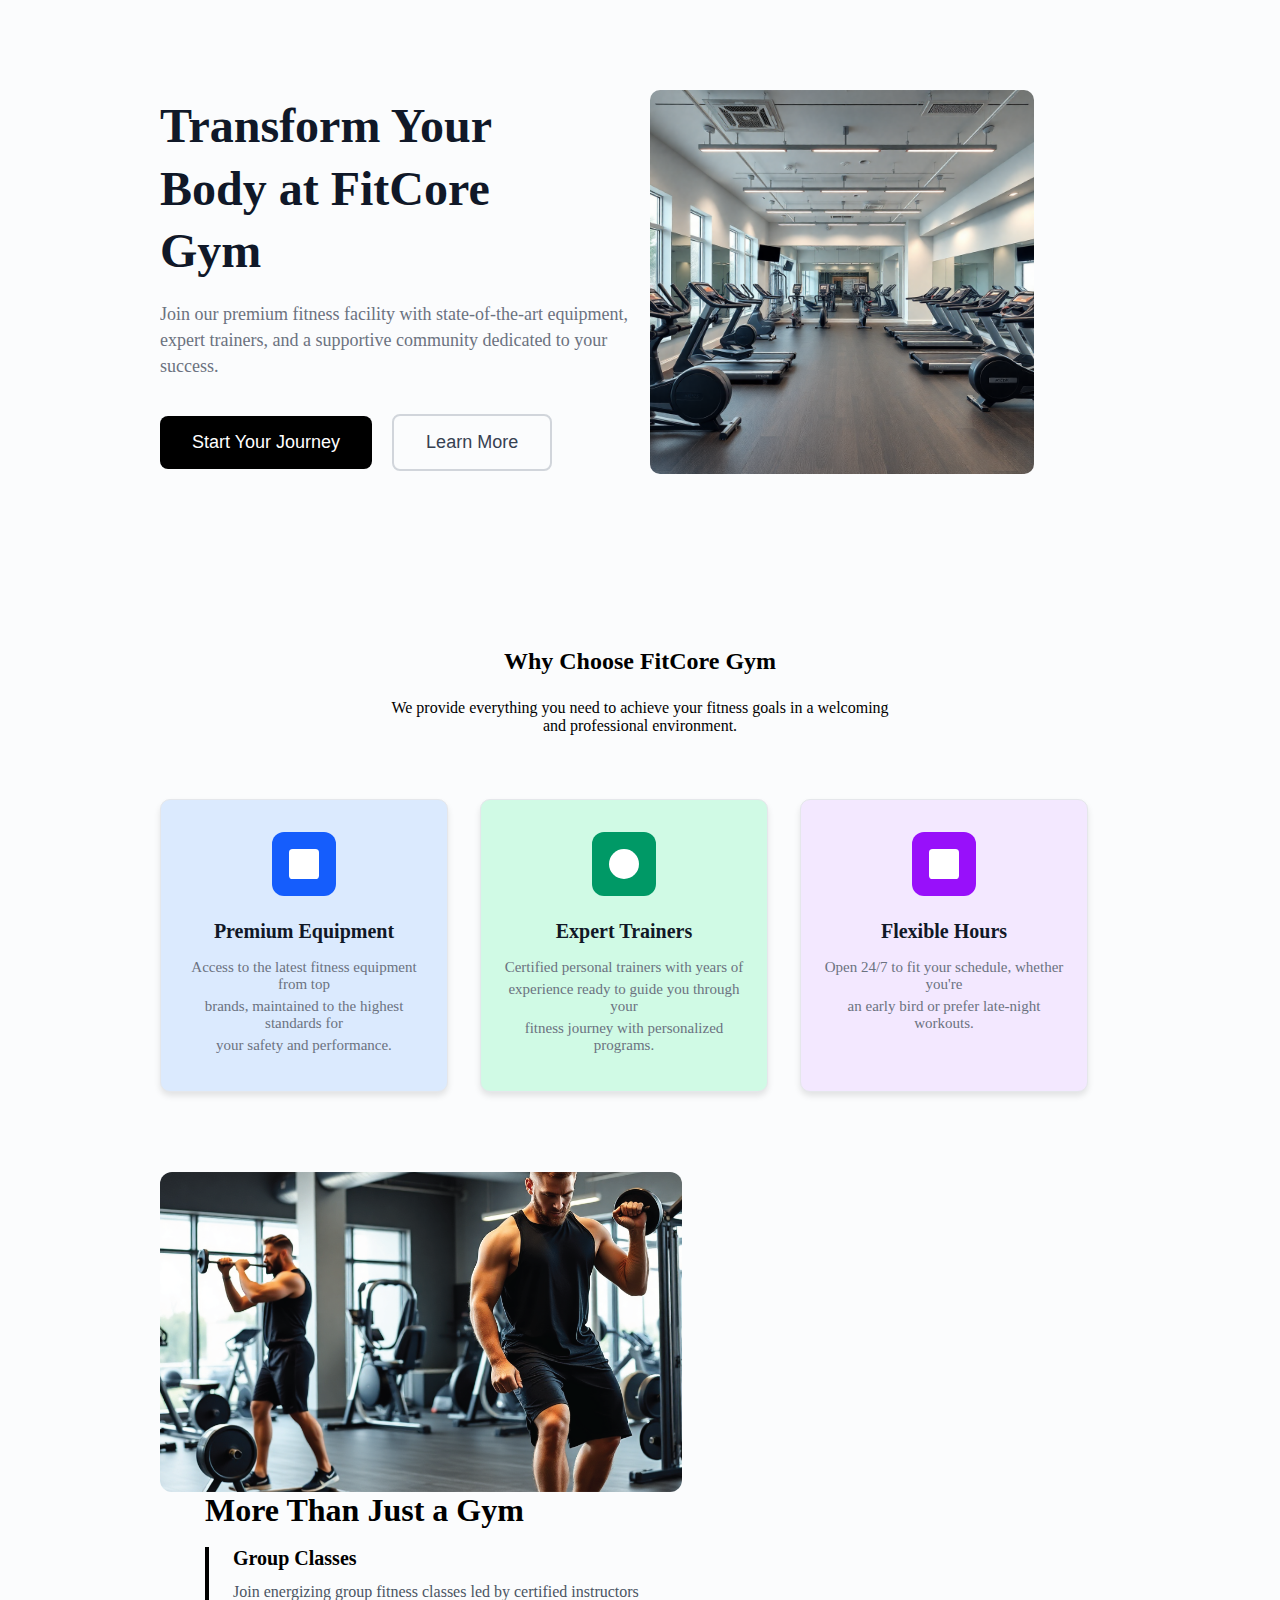
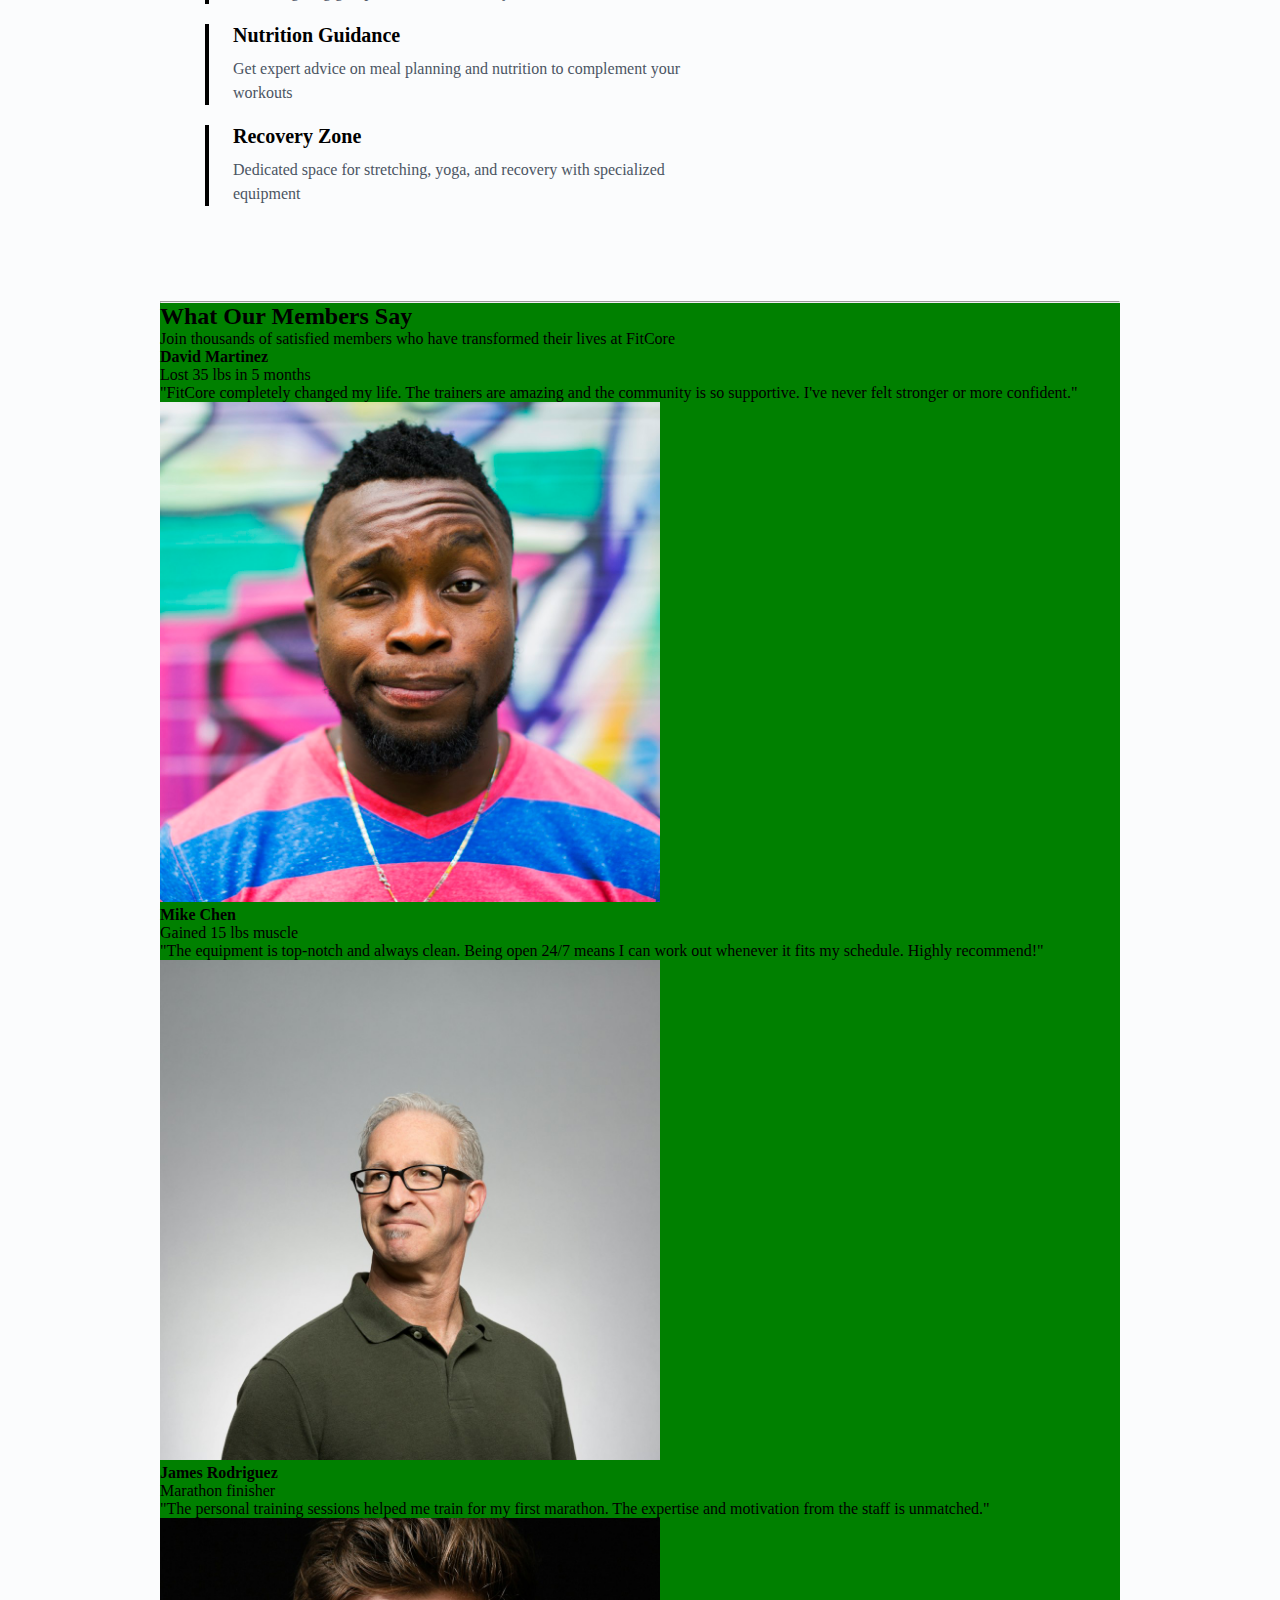
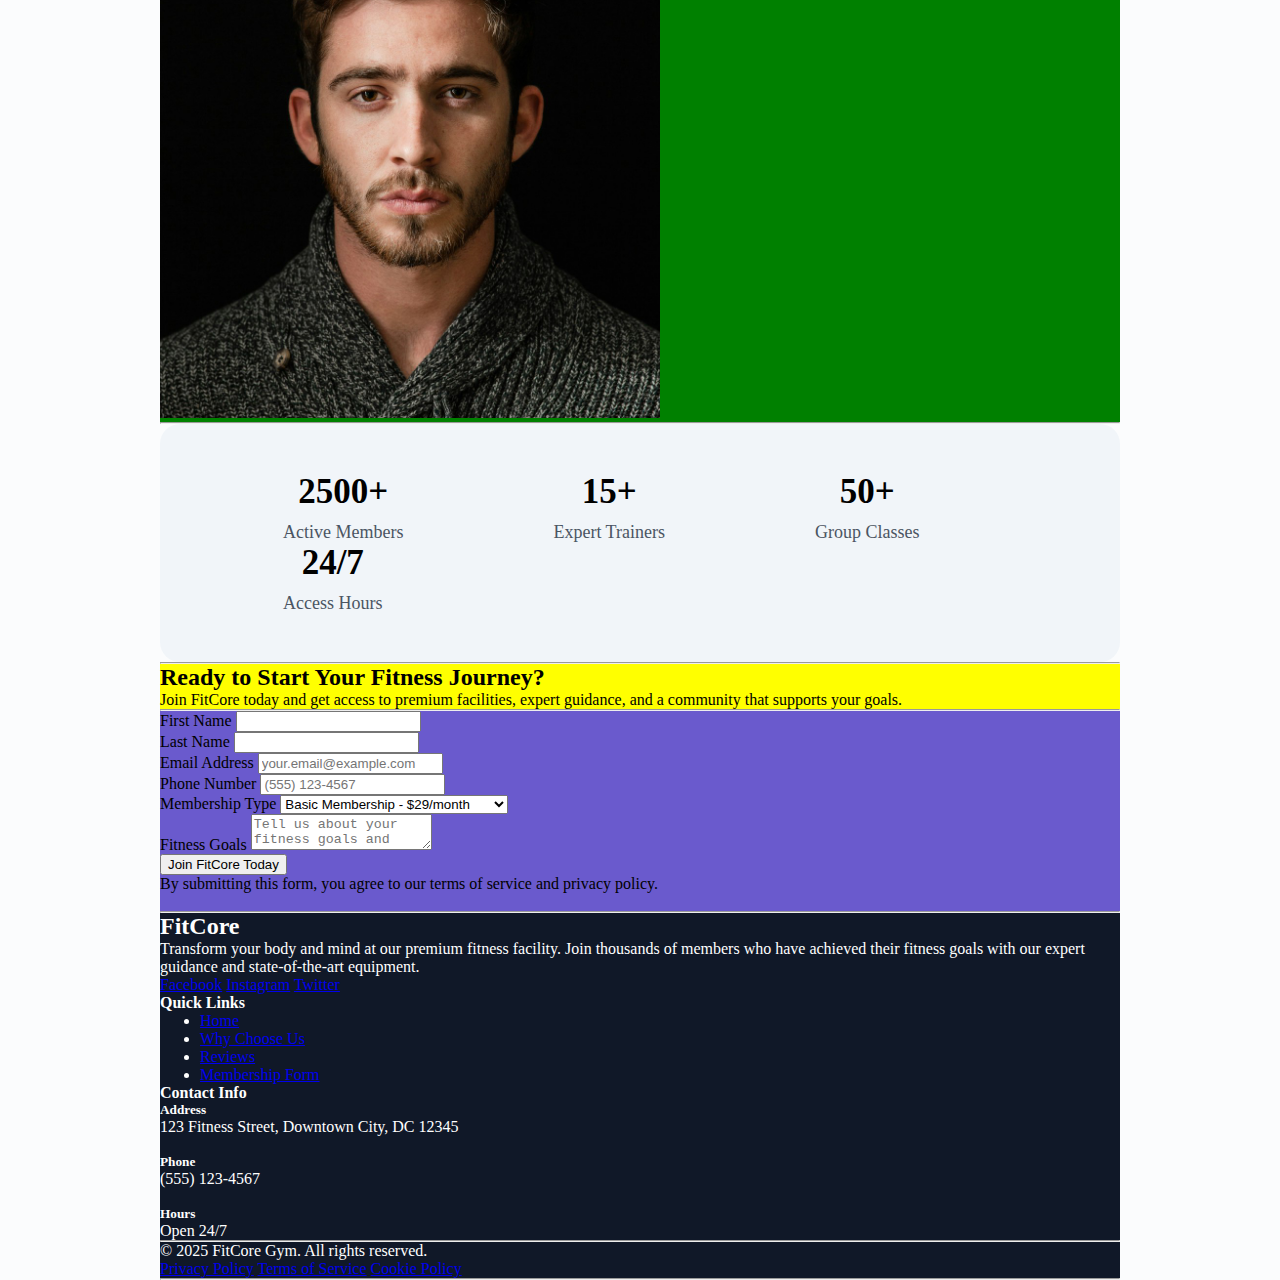
<file: index.html>
<!DOCTYPE html>
<html lang="en">
  <head>
    <title>Landing page</title>
    <link rel="stylesheet" href="Style/style.css" />
  </head>
  <body>
    <div class="main">
      <div class="container">
        <div class="f-section" id="hero">
          <div class="f-section-content">
            <h1 class="f-section-content-header">
              <span>Transform Your</span>
              <span>Body at FitCore</span>
              <span>Gym</span>
            </h1>
            <p class="f-section-content-p">
              <span>
                Join our premium fitness facility with state-of-the-art
                equipment,
              </span>
              <span>
                expert trainers, and a supportive community dedicated to your
              </span>
              <span> success. </span>
            </p>
            <div class="f-section-content-b">
              <button class="f-section-content-b-start">
                Start Your Journey
              </button>
              <button class="f-section-content-b-learn">Learn More</button>
            </div>
          </div>
          <div class="f-section-content adjust-padding">
            <img src="Photos/hero-section-img.png" alt="img of hero section" />
          </div>
          <div class="clearfix"></div>
        </div>
        <div class="s-section" id="whychooseus">
          <div class="s-section-header">
            <h2>Why Choose FitCore Gym</h2>
            <p>
              <span>
                We provide everything you need to achieve your fitness goals in
                a welcoming
              </span>
              <span> and professional environment. </span>
            </p>
          </div>
          <div class="cards-container">
            <div class="s-section-cards">
              <div class="s-section-cards-contents-c-1">
                <div class="s-section-cards-contents">
                  <div class="s-section-icon-box box-1">
                    <div class="s-section-icon-sq"></div>
                  </div>
                  <h3>Premium Equipment</h3>
                  <p>
                    <span>
                      Access to the latest fitness equipment from top
                    </span>
                    <span>
                      brands, maintained to the highest standards for
                    </span>
                    <span>your safety and performance.</span>
                  </p>
                </div>
              </div>
              <div class="s-section-cards-contents-c-2">
                <div class="s-section-cards-contents">
                  <div class="s-section-icon-box box-2">
                    <div class="s-section-icon-circle"></div>
                  </div>
                  <h3>Expert Trainers</h3>
                  <p>
                    <span> Certified personal trainers with years of </span>
                    <span> experience ready to guide you through your </span>
                    <span>fitness journey with personalized programs.</span>
                  </p>
                </div>
              </div>
              <div class="s-section-cards-contents-c-3">
                <div class="s-section-cards-contents">
                  <div class="s-section-icon-box box-3">
                    <div class="s-section-icon-sq"></div>
                  </div>
                  <h3>Flexible Hours</h3>
                  <p>
                    <span>
                      Open 24/7 to fit your schedule, whether you're
                    </span>
                    <span>an early bird or prefer late-night workouts.</span>
                  </p>
                </div>
              </div>
              <div class="clearfix"></div>
            </div>
          </div>
        </div>
        <div class="th-section">
          <div class="th-section-img">
            <img src="Photos/why-choose-us.png" alt="why you choose our gym" />
          </div>
          <div class="th-section-contents">
            <div class="th-section-contents-header">
              <h2>More Than Just a Gym</h2>
            </div>
            <div class="th-section-contents-list">
              <div class="th-section-contents-list-item">
                <h4>Group Classes</h4>
                <p>
                  Join energizing group fitness classes led by certified
                  instructors
                </p>
              </div>
              <div class="th-section-contents-list-item">
                <h4>Nutrition Guidance</h4>
                <p>
                  Get expert advice on meal planning and nutrition to complement
                  your workouts
                </p>
              </div>
              <div class="th-section-contents-list-item">
                <h4>Recovery Zone</h4>
                <p>
                  Dedicated space for stretching, yoga, and recovery with
                  specialized equipment
                </p>
              </div>
            </div>
          </div>
          <div class="clearfix"></div>
        </div>
        <hr />
        <div class="fth-section" id="social-proof">
          <h2>What Our Members Say</h2>
          <p>
            Join thousands of satisfied members who have transformed their lives
            at FitCore
          </p>
          <div class="fth-section-cards">
            <h4>David Martinez</h4>
            <p class="fth-section-cards-p1">Lost 35 lbs in 5 months</p>
            <p class="fth-section-cards-p2">
              "FitCore completely changed my life. The trainers are amazing and
              the community is so supportive. I've never felt stronger or more
              confident."
            </p>
            <img src="Photos/avatar-1.jpg" alt="1" />
          </div>
          <div class="fth-section-cards">
            <h4>Mike Chen</h4>
            <p class="fth-section-cards-p1">Gained 15 lbs muscle</p>
            <p class="fth-section-cards-p2">
              "The equipment is top-notch and always clean. Being open 24/7
              means I can work out whenever it fits my schedule. Highly
              recommend!"
            </p>
            <img src="Photos/avatar-2.jpg" alt="1" />
          </div>
          <div class="fth-section-cards">
            <h4>James Rodriguez</h4>
            <p class="fth-section-cards-p1">Marathon finisher</p>
            <p class="fth-section-cards-p2">
              "The personal training sessions helped me train for my first
              marathon. The expertise and motivation from the staff is
              unmatched."
            </p>
            <img src="Photos/avatar-3.jpg" alt="1" />
          </div>
        </div>
        <hr />
        <div class="fif-section">
          <div class="fif-section-contents">
            <h2>2500+</h2>
            <p>Active Members</p>
          </div>
          <div class="fif-section-contents">
            <h2>15+</h2>
            <p>Expert Trainers</p>
          </div>
          <div class="fif-section-contents">
            <h2>50+</h2>
            <p>Group Classes</p>
          </div>
          <div class="fif-section-contents">
            <h2>24/7</h2>
            <p>Access Hours</p>
          </div>
          <div class="clearfix"></div>
        </div>
        <hr />
        <div class="sixth-section" id="membership-form">
          <h2>Ready to Start Your Fitness Journey?</h2>
          <p>
            Join FitCore today and get access to premium facilities, expert
            guidance, and a community that supports your goals.
          </p>
        </div>
        <hr />
        <div class="form-section">
          <form>
            <label for="fname">First Name</label>
            <input type="text" name="fname" id="fname" />
            <br />
            <label for="lname">Last Name</label>
            <input type="text" name="lname" id="lname" />
            <br />

            <label for="emailadd">Email Address</label>
            <input
              type="email"
              name="emailadd"
              id="emailadd"
              placeholder="your.email@example.com"
            />

            <br />
            <label for="telnum">Phone Number</label>
            <input
              type="tel"
              name="telnum"
              id="telnum"
              placeholder="(555) 123-4567"
            />

            <br />
            <label for="Membership">Membership Type</label>
            <select name="Membership" id="Membership">
              <option value="1">Basic Membership - $29/month</option>
              <option value="2">Premium Membership - $49/month</option>
              <option value="3">VIP Membership - $79/month</option>
            </select>

            <br />
            <label for="Goals">Fitness Goals</label>
            <textarea
              type="text"
              name="Goals"
              id="Goals"
              placeholder="Tell us about your fitness goals and what you hope to
            achieve"
            ></textarea>
            <br />

            <button>Join FitCore Today</button>
            <p>
              By submitting this form, you agree to our terms of service and
              privacy policy.
            </p>
            <br />
          </form>
        </div>
        <hr />
        <div class="final-section">
          <h2>FitCore</h2>
          <p>
            Transform your body and mind at our premium fitness facility. Join
            thousands of members who have achieved their fitness goals with our
            expert guidance and state-of-the-art equipment.
          </p>
          <a href="https://facebook.com/">Facebook</a>
          <a href="https://instagram.com/">Instagram</a>
          <a href="https://x.com/">Twitter</a>

          <h4>Quick Links</h4>
          <ul>
            <li>
              <a href="#hero">Home</a>
            </li>
            <li>
              <a href="#whychooseus">Why Choose Us</a>
            </li>
            <li>
              <a href="#social-proof">Reviews</a>
            </li>
            <li>
              <a href="#membership-form">Membership Form</a>
            </li>
          </ul>

          <h4>Contact Info</h4>
          <h5>Address</h5>
          <p>123 Fitness Street, Downtown City, DC 12345</p>
          <br />
          <h5>Phone</h5>
          <p>(555) 123-4567</p>
          <br />
          <h5>Hours</h5>
          <p>Open 24/7</p>
          <hr />
          <p>© 2025 FitCore Gym. All rights reserved.</p>
          <p></p>
          <a href="#">Privacy Policy</a>
          <a href="#">Terms of Service</a>
          <a href="#">Cookie Policy</a>
        </div>
        <hr />
      </div>
    </div>
  </body>
</html>
</file>
<file: Style/style.css>
*{
    margin: 0px;
    box-sizing: border-box;
}

.clearfix{
    clear: both;
}

img{
    width: 500px;
}

.main{
    background-color: #FBFCFD;
}

.container{
    /* background-color: chocolate; */
    width: 75%;
    margin: auto;
}

/* ---- Start of Section 1 ---- */

.f-section{
    padding-block: 80px;
    display: flex;
    align-items: center;
    justify-content: space-between;
}

.f-section-content{
    width: 50%;
    /* float: left; */
}

.f-section-content span{
    display: block;
    margin-bottom: 5px;
}

.f-section-content-header{
    margin-bottom: 24px;
    font-size: 48px;
    line-height: 1.2;
    font-weight: 700;
    color: #101828;
}

.f-section-content-p{
    margin-bottom: 32px;
    font-size: 18px;
    color: #6b7280;
    overflow: hidden;
}

.f-section-content-b-start{
    border-radius: 8px;
    padding: 16px 32px;
    background-color: black;
    color: white;
    border: none;
    font-weight: 500;
    font-size: 18px;
    cursor: pointer;
    margin-right: 16px;
}


.f-section-content-b-learn{
    border-radius: 8px;
    padding: 16px 32px;
    background-color: transparent;
    color: #374151;
    font-weight: 500;
    font-size: 18px;
    cursor: pointer;
    border: 2px solid #d1d5db;
}


.f-section-content img{
    border-radius: 10px;
    width: 384px;
    max-width: 100%;
}

.adjust-padding{
    padding: 10px;
}

/* ---- End of Section 1 ---- */

/* ---- Start of Section 2 ---- */

.s-section{
    background: white#ffffff;
    padding-block: 80px;
}

.s-section-header{
    text-align: center;
    margin-bottom: 64px;
}

.cards-container{
    padding: 0;
    margin: 0;
}

.s-section-header h2 {
    margin-bottom: 24px
}

.s-section-header span {
    display: block;
}

.s-section-cards{
    display: flex;
    justify-content: space-between;
    align-items: stretch;
    width: 100%;
    padding: 0;
    margin: 0;
    gap: 0;
    box-sizing: border-box;
}


.s-section-cards-contents-c-1{
    background-color: #DBEAFE;
    border: 1px solid #e5e7eb;
    border-radius: 10px;
    width: 30%;
    text-align: center;
    padding: 32px 20px;
    box-shadow: 0 4px 6px rgba(0,0,0,0.1);
}

.s-section-cards-contents-c-2{
    background-color: #D0FAE5;
    border: 1px solid #e5e7eb;
    border-radius: 10px;
    width: 30%;
    text-align: center;
    padding: 32px 20px;
    box-shadow: 0 4px 6px rgba(0,0,0,0.1);
}

.s-section-cards-contents-c-3{
    background-color: #F3E8FF;
    border: 1px solid #e5e7eb;
    border-radius: 10px;
    width: 30%;
    text-align: center;
    padding: 32px 20px;
    box-shadow: 0 4px 6px rgba(0,0,0,0.1);
}


.s-section-icon-box{
    width: 64px;
    height: 64px;
    border-radius: 12px;
    display: flex;
    align-items: center;
    justify-content: center;
    margin: 0 auto 24px auto;
}

.s-section-icon-sq{
    width: 30px;
    height: 30px;
    background-color: #ffffff;
    border-radius: 12%;
    display: flex;
    align-items: center;
    justify-content: center;
}

.s-section-icon-circle{
    width: 30px;
    height: 30px;
    background-color: #ffffff;
    border-radius: 50%;
    display: flex;
    align-items: center;
    justify-content: center;
}

.box-1{
    background-color: #155DFC;
}

.box-2{
    background-color: #009966;
}

.box-3{
    background-color: #9810FA;
}


.s-section-cards-contents h3{
    margin-bottom: 16px;
    font-size: 20px;
    color: #111827;
}

.s-section-cards-contents span{
    display: block;
    color: #6b7280;
    font-size: 15px;
    margin-bottom: 5px;
}

/* ---- End of Section 2 ---- */


/* ---- Start of Section 3 ---- */


.th-section{
    /* background-color: aqua; */
    padding-bottom: 75px;
}

.th-section-img{
    padding: 0;
    margin: 0;
    width: 522px;
    height: 320px;
    float: left;
}

.th-section-img img{
    width: 100%;
    height: 100%;
    border-radius: 12px;
    object-fit: cover;
}

.th-section-contents{
    float: left;
    margin-left: 45px;
}

.th-section-contents-header{
    margin-bottom: 15px;
}
.th-section-contents-header h2 {
    font-size: 32px;
    margin-bottom: 18px;
}

.th-section-contents-list{
    height: auto;
}


.th-section-contents-list-item{
    height: auto;
    width: 480px;
    margin-bottom: 20px;
    border-left: 4px solid #000000;
    padding-left: 24px;
}


.th-section-contents-list-item h4{
    margin-bottom: 10px;
    font-size: 20px;
    font-weight: 600;
}


.th-section-contents-list-item p{
    margin: 0;
    color: #4b5563;
    line-height: 1.5;
}


/* ---- End of Section 3 ---- */


.fth-section{
    background-color: green;
}

/* ---- Start of Section 5 ---- */

.fif-section{
    background-color: #F1F5F9;
    padding: 48px;
    border-radius: 20px;
}


.fif-section h2{
    margin-bottom: 10px;
    font-size: 35px;
}


.fif-section p{
    color: #4b5563;
    font-size: 18px;
}

.fif-section-contents{
    text-align: center;
    margin-inline: 75px;
    float: left;
    /* width: 23%; */
}


.fif-section-contents-f{
    float: left;
    width: 239px;
    font-size: 20px;
    text-align: center;
    margin: 0;
}



/* ---- End of Section 5 ---- */

.sixth-section{
    background-color: yellow;
}


.form-section{
    background-color: slateblue;
}


.final-section{
    background-color: #101828;
    color: white;
}
</file>
